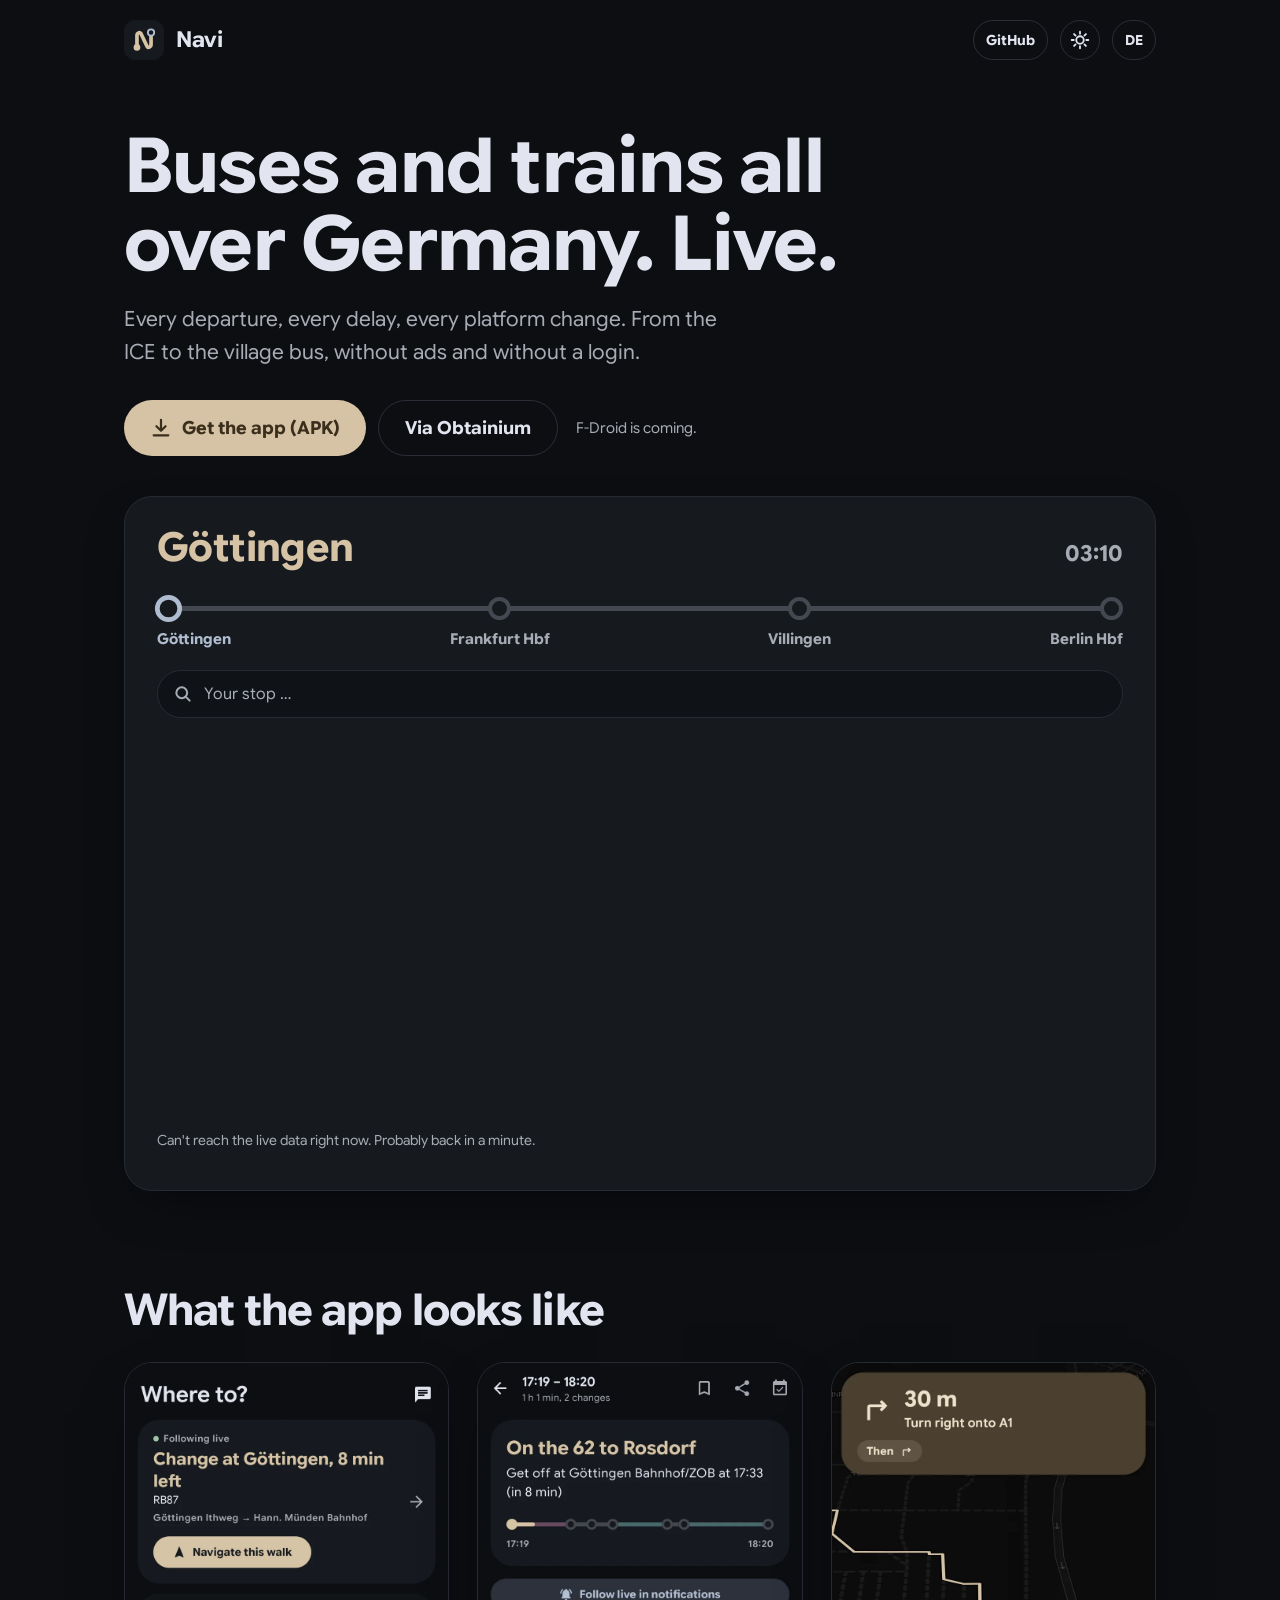
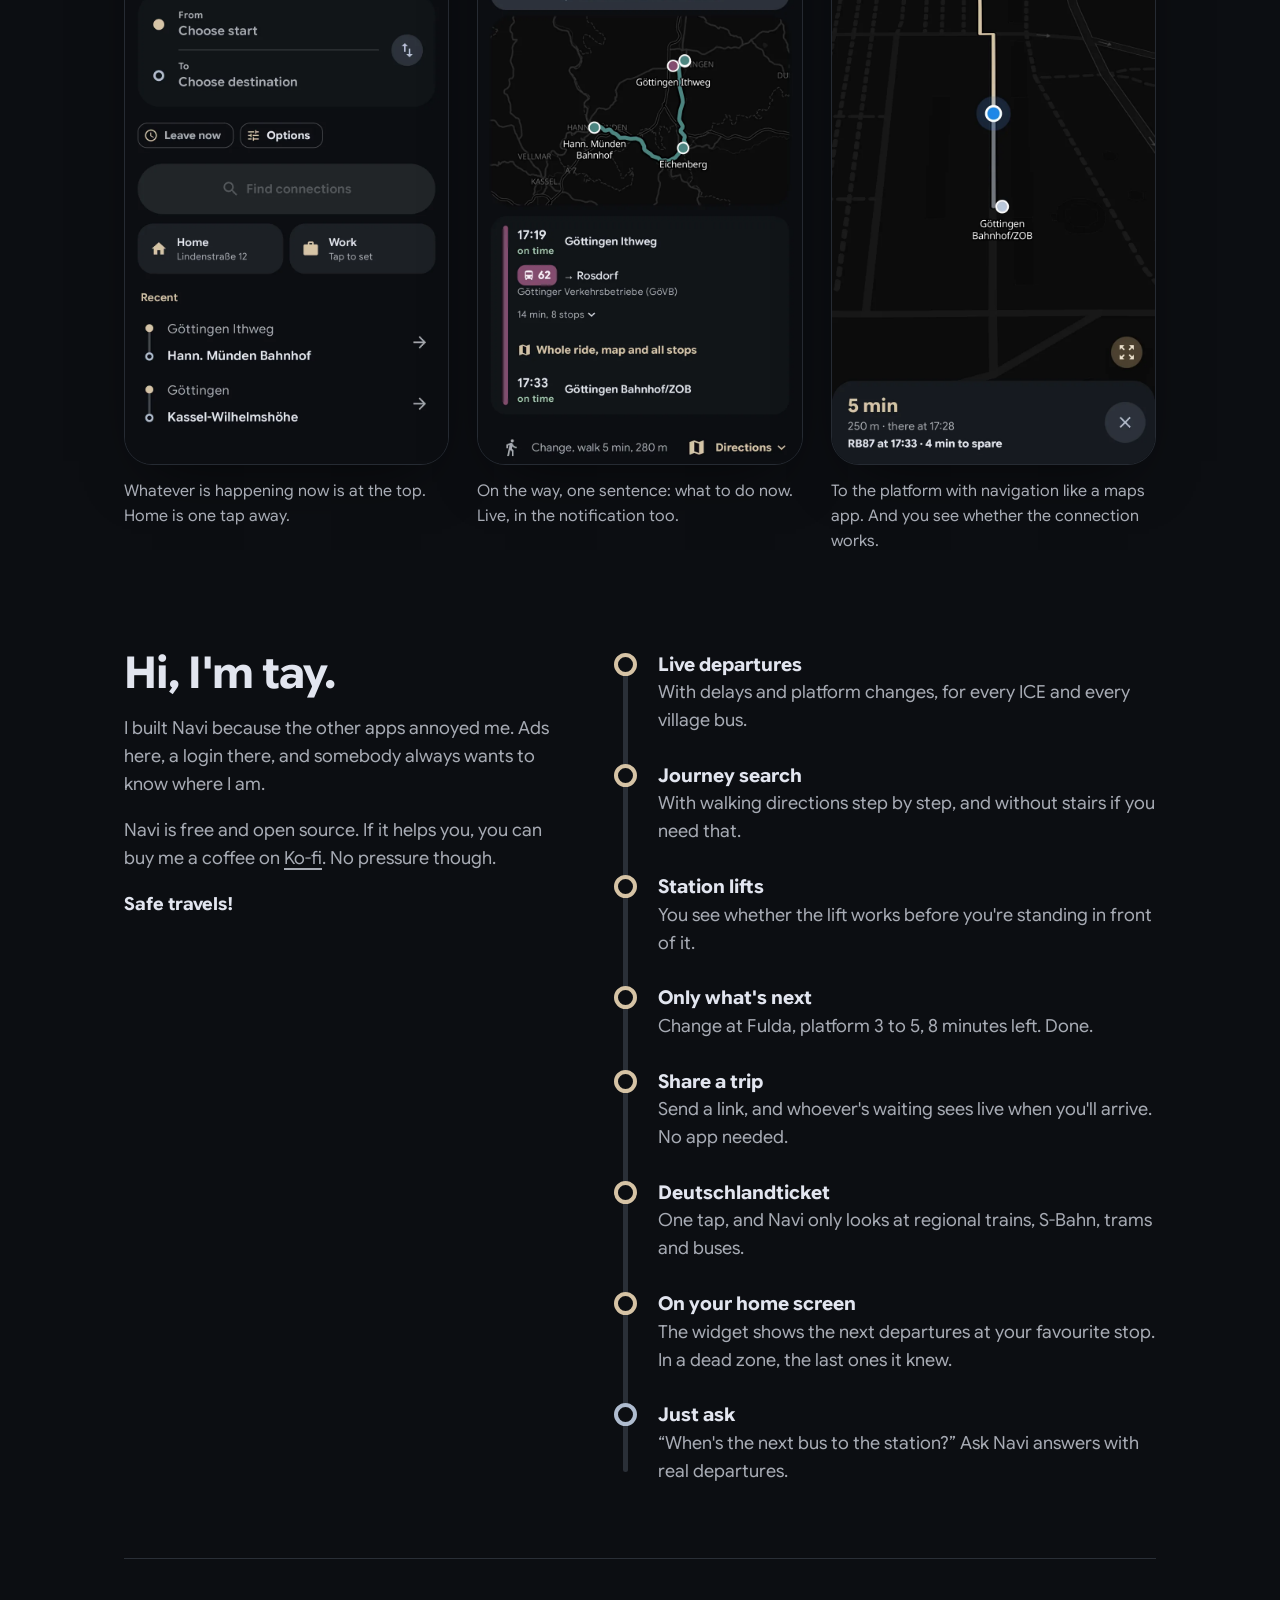
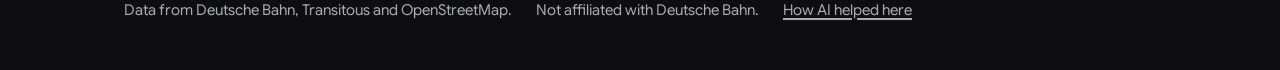
<file: site/index.html>
<!doctype html>
<html lang="de">
<head>
<meta charset="utf-8">
<meta name="viewport" content="width=device-width, initial-scale=1, viewport-fit=cover">
<meta name="theme-color" content="#0c0e12">
<title>Navi: Bus und Bahn, live</title>
<meta name="description" content="Navi zeigt dir jede Abfahrt in Deutschland live. Bus, Bahn, Tram. Kostenlos, ohne Werbung, ohne Login.">
<meta property="og:title" content="Navi: Bus und Bahn, live">
<meta property="og:description" content="Jede Abfahrt in Deutschland live. Kostenlos und ohne Werbung.">
<meta property="og:image" content="https://taynotfound.github.io/navi/og.png">
<script>try{if(localStorage.getItem("theme")==="light")document.documentElement.dataset.theme="light"}catch(e){}</script>
<link rel="icon" href="logo.svg" type="image/svg+xml">
<link rel="icon" href="favicon.png" sizes="64x64">
<link rel="apple-touch-icon" href="apple-touch-icon.png">
<link rel="preload" href="fonts/google-sans-flex.woff2" as="font" type="font/woff2" crossorigin>
<link rel="stylesheet" href="style.css">
<style>
  .hero { padding: 48px 0 40px; }
  .hero h1 { margin: 0; max-width: 15ch; font-size: clamp(40px, 6.4vw, 76px); line-height: 1.02; font-weight: 700; letter-spacing: -.01em; text-wrap: balance; }
  .hero p { margin: 20px 0 0; max-width: 44ch; font-size: 21px; color: var(--ink-2); }
  .get { display: flex; flex-wrap: wrap; align-items: center; gap: 12px; margin-top: 32px; }
  .get .soon { color: var(--ink-2); font-size: 15px; margin-left: 6px; }

  .head { display: flex; align-items: baseline; gap: 16px; margin-bottom: 26px; }
  .head h2 { margin: 0; font-size: clamp(28px, 4vw, 40px); line-height: 1.1; font-weight: 700; letter-spacing: -.015em; color: #d6c3a5; }
  .head .clock { margin-left: auto; font-size: 22px; font-weight: 700; color: var(--glass-dim); }
  #board { min-height: 380px; }
  .sr { position: absolute; width: 1px; height: 1px; overflow: hidden; clip-path: inset(50%); white-space: nowrap; }
  .find { position: relative; margin-top: 22px; }
  .find svg { position: absolute; left: 16px; top: 50%; width: 20px; height: 20px; translate: 0 -50%; color: var(--glass-dim); pointer-events: none; }
  .find input { width: 100%; height: 48px; padding: 0 16px 0 46px; border: 1px solid var(--glass-edge); border-radius: 24px; background: #0f1216; color: var(--glass-ink); font: 400 16px/1 var(--font); }
  .find input::placeholder { color: var(--glass-dim); }
  .find input:focus-visible { outline: 3px solid #afbccf; outline-offset: 2px; }
  .hits { position: absolute; z-index: 5; left: 0; right: 0; top: calc(100% + 6px); margin: 0; padding: 6px; list-style: none; background: #1c2026; border: 1px solid var(--glass-edge); border-radius: 18px; box-shadow: 0 16px 40px -12px rgb(0 0 0 / .6); }
  .hits li { padding: 10px 12px; border-radius: 12px; cursor: pointer; font-weight: 700; color: var(--glass-ink); }
  .hits li small { display: block; font-weight: 400; font-size: 14px; color: var(--glass-dim); }
  .hits li[aria-selected="true"], .hits li[data-n]:hover { background: #2a3038; }
  .hits li.none { cursor: default; font-weight: 400; color: var(--glass-dim); }
  .dep .t small.in { color: #afbccf; }

  .shots { margin-top: 96px; }
  .shots h2 { margin: 0 0 28px; font-size: clamp(30px, 4vw, 44px); line-height: 1.08; font-weight: 700; letter-spacing: -.02em; }
  .shots-row { display: grid; grid-template-columns: repeat(3, minmax(0, 1fr)); gap: 28px; }
  .shots figure { margin: 0; }
  .shots img { display: block; width: 100%; height: auto; border-radius: 28px; border: 1px solid var(--glass-edge); background: var(--glass); box-shadow: 0 24px 60px -28px rgb(0 0 0 / .7); }
  .shots figcaption { margin-top: 14px; color: var(--ink-2); font-size: 16px; max-width: 32ch; }
  @media (max-width: 760px) {
    .shots { margin-top: 72px; }
    /* one phone at a time, swipe for the next */
    .shots-row { grid-template-columns: none; grid-auto-flow: column; grid-auto-columns: 78%; overflow-x: auto; scroll-snap-type: x mandatory;
      margin: 0 -16px; padding: 0 16px 8px; scroll-padding: 0 16px; }
    .shots figure { scroll-snap-align: start; }
  }
  .letter { display: grid; grid-template-columns: minmax(0, 1fr) minmax(0, 1.25fr); gap: 56px; margin-top: 96px; }
  .letter h2 { margin: 0; font-size: clamp(30px, 4vw, 44px); line-height: 1.08; font-weight: 700; letter-spacing: -.02em; }
  .letter .intro p { max-width: 40ch; color: var(--ink-2); }
  .letter .intro p:first-of-type { margin-top: 18px; }
  .sig { color: var(--ink) !important; font-weight: 700; }
  /* the feature list is a ride: one stop per thing Navi does */
  .ride { list-style: none; margin: 0; padding: 0; position: relative; }
  .ride::before { content: ""; position: absolute; left: 9px; top: 14px; bottom: 14px; width: 5px; border-radius: 3px; background: var(--line); }
  .ride li { position: relative; padding: 0 0 26px 44px; }
  .ride li:last-child { padding-bottom: 0; }
  .ride li::before { content: ""; position: absolute; left: 0; top: 3px; width: 23px; height: 23px; border-radius: 50%; box-sizing: border-box; background: var(--ground); border: 4px solid var(--amber); }
  .ride li:last-child::before { border-color: var(--next); }
  .ride b { display: block; font-size: 19px; }
  .ride span { color: var(--ink-2); }
  @media (max-width: 800px) {
    .hero { padding-top: 24px; }
    .letter { grid-template-columns: 1fr; gap: 32px; margin-top: 72px; }
    .head .clock { font-size: 18px; }
  }
</style>
</head>
<body>
<div class="wrap">
  <header class="top">
    <a class="brand" href="./"><img src="logo.svg" alt="" width="40" height="40">Navi</a>
    <a class="text-btn" href="https://github.com/taynotfound/navi" rel="noopener">GitHub</a>
    <button class="icon-btn" id="theme" type="button" aria-label="Helles Design"></button>
    <button class="text-btn" id="lang" type="button">EN</button>
  </header>

  <main>
    <section class="hero">
      <h1 data-i="h1">Bus und Bahn in ganz Deutschland. Live.</h1>
      <p data-i="say">Jede Abfahrt, jede Verspätung, jeder Gleiswechsel. Vom ICE bis zum Dorfbus, ohne Werbung und ohne Login.</p>
      <div class="get">
        <a class="btn btn-main" href="https://github.com/taynotfound/navi/releases/latest" rel="noopener">
          <svg viewBox="0 0 24 24" fill="none" stroke="currentColor" stroke-width="2.4" stroke-linecap="round" stroke-linejoin="round" aria-hidden="true"><path d="M12 3v12m0 0-5-5m5 5 5-5M4 20h16"/></svg>
          <span data-i="apk">App holen (APK)</span>
        </a>
        <a class="btn btn-alt" href="https://apps.obtainium.imranr.dev/redirect?r=obtainium://add/https://github.com/taynotfound/navi" rel="noopener" data-i="obt">Über Obtainium</a>
        <span class="soon" data-i="soon">F-Droid kommt noch.</span>
      </div>
    </section>

    <section class="display" aria-labelledby="stopname">
      <div class="head">
        <h2 id="stopname">Göttingen</h2>
        <span class="clock" id="clock" aria-hidden="true"></span>
      </div>
      <div class="strip-wrap">
      <ol class="strip" id="strip" aria-label="Haltestelle wählen" data-i-aria="pick">
        <li><button type="button" data-stop="de-DELFI_de:03152:33817" aria-pressed="true"><i class="dot"></i>Göttingen</button></li>
        <li><button type="button" data-stop="de-DELFI_de:06412:10" aria-pressed="false"><i class="dot"></i>Frankfurt Hbf</button></li>
        <li><button type="button" data-stop="de-DELFI_de:08326:6592" aria-pressed="false"><i class="dot"></i>Villingen</button></li>
        <li><button type="button" data-stop="de-DELFI_de:11000:900003201" aria-pressed="false"><i class="dot"></i>Berlin Hbf</button></li>
      </ol>
      <span class="fill" id="fill" aria-hidden="true"></span>
      </div>
      <form class="find" id="find" role="search" autocomplete="off">
        <label class="sr" for="q" data-i="findLabel">Andere Haltestelle suchen</label>
        <svg viewBox="0 0 24 24" fill="none" stroke="currentColor" stroke-width="2.4" stroke-linecap="round" aria-hidden="true"><circle cx="10.5" cy="10.5" r="6.5"/><path d="m20 20-4.8-4.8"/></svg>
        <input id="q" type="search" enterkeyhint="search" placeholder="Deine Haltestelle …" data-i-ph="findPh" aria-controls="hits" aria-autocomplete="list">
        <ul class="hits" id="hits" role="listbox" hidden></ul>
      </form>
      <ol class="board" id="board" aria-live="polite"></ol>
      <p class="display-foot" id="note"></p>
    </section>

    <section class="shots" aria-labelledby="shots-h">
      <h2 id="shots-h" data-i="shotsH">So sieht die App aus</h2>
      <div class="shots-row">
        <figure>
          <img data-shot="journey" src="shots/journey-de.webp" width="411" height="891" loading="lazy" decoding="async"
            alt="Startseite: oben die laufende Fahrt mit „Umsteigen in Göttingen“ und einem Knopf für die Fußweg-Navigation, darunter Von und Nach, Zuhause und Arbeit." data-i-alt="shotJourneyAlt">
          <figcaption data-i="shotJourney">Was gerade dran ist, steht ganz oben. Nach Hause mit einem Tipp.</figcaption>
        </figure>
        <figure>
          <img data-shot="trip" src="shots/trip-de.webp" width="411" height="891" loading="lazy" decoding="async"
            alt="Eine Fahrt: „Im 62 Richtung Rosdorf, aussteigen in Göttingen Bahnhof/ZOB“, darunter die Strecke auf der Karte und die Zeiten mit „pünktlich“." data-i-alt="shotTripAlt">
          <figcaption data-i="shotTrip">Unterwegs ein Satz: was jetzt zu tun ist. Live, auch in der Benachrichtigung.</figcaption>
        </figure>
        <figure>
          <img data-shot="walk" src="shots/walk-de.webp" width="411" height="891" loading="lazy" decoding="async"
            alt="Fußweg-Navigation: oben die nächste Abbiegung mit Entfernung, die Karte in Laufrichtung, unten die restliche Zeit und wie viel Puffer bis zum Zug bleibt." data-i-alt="shotWalkAlt">
          <figcaption data-i="shotWalk">Zum Gleis mit Navigation wie in einer Karten-App. Und du siehst, ob der Anschluss klappt.</figcaption>
        </figure>
      </div>
    </section>

    <section class="letter" aria-labelledby="hi">
      <div class="intro" id="intro">
        <h2 id="hi">Moin, ich bin tay.</h2>
        <p>Ich hab Navi gebaut, weil mich die anderen Apps genervt haben. Werbung hier, Login da, und irgendwer will immer wissen, wo ich gerade bin.</p>
        <p>Navi kostet nichts und ist Open Source. Wenn’s dir hilft, kannst du mir auf <a href="https://ko-fi.com/taygotkofi" rel="noopener">Ko-fi</a> einen Kaffee ausgeben. Musst du aber nicht.</p>
        <p class="sig">Gute Fahrt!</p>
      </div>
      <ol class="ride" id="ride">
        <li><b>Abfahrten live</b><span>Mit Verspätung und Gleiswechsel, für jeden ICE und jeden Dorfbus.</span></li>
        <li><b>Verbindungen suchen</b><span>Mit Fußweg Schritt für Schritt, und auf Wunsch ohne Treppen.</span></li>
        <li><b>Aufzüge am Bahnhof</b><span>Ob der Aufzug geht, siehst du, bevor du davor stehst.</span></li>
        <li><b>Unterwegs nur das Nächste</b><span>Umsteigen in Fulda, Gleis 3 nach 5, noch 8 Minuten. Fertig.</span></li>
        <li><b>Fahrt teilen</b><span>Link rüberschicken, und wer auf dich wartet, sieht live, wann du ankommst. Ohne App.</span></li>
        <li><b>Mit Deutschlandticket</b><span>Ein Tipp, und Navi sucht nur Regionalzüge, S-Bahn, Tram und Bus.</span></li>
        <li><b>Auf dem Homescreen</b><span>Das Widget zeigt die nächsten Abfahrten an deinem Lieblingshalt. Und im Funkloch die letzten bekannten.</span></li>
        <li><b>Einfach fragen</b><span>„Wann fährt der nächste Bus zum Bahnhof?“ Frag Navi antwortet mit echten Abfahrten.</span></li>
      </ol>
    </section>
  </main>

  <footer class="foot">
    <span data-i="data">Daten von der Deutschen Bahn, Transitous und OpenStreetMap.</span>
    <span data-i="notdb">Kein Angebot der Deutschen Bahn.</span>
    <a href="https://github.com/taynotfound/navi/blob/main/AI-DECLARATION.md" data-i="ai">Wie KI hier mitgeholfen hat</a>
  </footer>
</div>

<template id="letter-en">
  <div class="intro">
    <h2 id="hi">Hi, I'm tay.</h2>
    <p>I built Navi because the other apps annoyed me. Ads here, a login there, and somebody always wants to know where I am.</p>
    <p>Navi is free and open source. If it helps you, you can buy me a coffee on <a href="https://ko-fi.com/taygotkofi" rel="noopener">Ko-fi</a>. No pressure though.</p>
    <p class="sig">Safe travels!</p>
  </div>
  <ol class="ride">
    <li><b>Live departures</b><span>With delays and platform changes, for every ICE and every village bus.</span></li>
    <li><b>Journey search</b><span>With walking directions step by step, and without stairs if you need that.</span></li>
    <li><b>Station lifts</b><span>You see whether the lift works before you're standing in front of it.</span></li>
    <li><b>Only what's next</b><span>Change at Fulda, platform 3 to 5, 8 minutes left. Done.</span></li>
    <li><b>Share a trip</b><span>Send a link, and whoever's waiting sees live when you'll arrive. No app needed.</span></li>
    <li><b>Deutschlandticket</b><span>One tap, and Navi only looks at regional trains, S-Bahn, trams and buses.</span></li>
    <li><b>On your home screen</b><span>The widget shows the next departures at your favourite stop. In a dead zone, the last ones it knew.</span></li>
    <li><b>Just ask</b><span>“When's the next bus to the station?” Ask Navi answers with real departures.</span></li>
  </ol>
</template>

<script>
// local previews talk to a dev server; the published site always uses the real API
const API = /^(localhost|127\.0\.0\.1|10\.0\.2\.2)$/.test(location.hostname) ? `http://${location.hostname}:8090` : "https://navi-api.taymaerz.de";
const EN = {
  h1: "Buses and trains all over Germany. Live.",
  say: "Every departure, every delay, every platform change. From the ICE to the village bus, without ads and without a login.",
  pick: "Choose a stop", apk: "Get the app (APK)", obt: "Via Obtainium", soon: "F-Droid is coming.",
  data: "Data from Deutsche Bahn, Transitous and OpenStreetMap.", notdb: "Not affiliated with Deutsche Bahn.", ai: "How AI helped here",
  onTime: "on time", cancelled: "cancelled", empty: "Nothing leaves here in the next 90 minutes. Time for a coffee.",
  offline: "Can't reach the live data right now. Probably back in a minute.", updated: "Live, as of", via: "via",
  light: "Light design", dark: "Dark design",
  shotsH: "What the app looks like",
  shotJourney: "Whatever is happening now is at the top. Home is one tap away.",
  shotTrip: "On the way, one sentence: what to do now. Live, in the notification too.",
  shotWalk: "To the platform with navigation like a maps app. And you see whether the connection works.",
  shotJourneyAlt: "Start screen: at the top the trip in progress, “Change at Göttingen”, with a button for walking navigation; below From and To, Home and Work.",
  shotTripAlt: "A trip: “On the 62 to Rosdorf, get off at Göttingen Bahnhof/ZOB”, below the route on a map and the times marked “on time”.",
  shotWalkAlt: "Walking navigation: the next turn and its distance at the top, the map facing the way you walk, at the bottom the time left and how much spare time there is before the train.",
  findLabel: "Search for another stop", findPh: "Your stop …", noHits: "No stop found.", inMin: m => m <= 0 ? "now" : `in ${m} min`
};
const DE = {};
document.querySelectorAll("[data-i]").forEach(e => DE[e.dataset.i] = e.innerHTML);
document.querySelectorAll("[data-i-aria]").forEach(e => DE[e.dataset.iAria] = e.getAttribute("aria-label"));
document.querySelectorAll("[data-i-ph]").forEach(e => DE[e.dataset.iPh] = e.placeholder);
document.querySelectorAll("[data-i-alt]").forEach(e => DE[e.dataset.iAlt] = e.alt);
Object.assign(DE, { onTime: "pünktlich", cancelled: "fällt aus", empty: "In den nächsten 90 Minuten fährt hier nichts. Zeit für einen Kaffee.",
  offline: "Die Live-Daten sind gerade nicht erreichbar. Gleich nochmal probieren.", updated: "Live, Stand", via: "über",
  light: "Helles Design", dark: "Dunkles Design", noHits: "Keine Haltestelle gefunden.", inMin: m => m <= 0 ? "jetzt" : `in ${m} Min.` });
const letter = document.querySelector(".letter");
const letterDE = letter.innerHTML, letterEN = document.getElementById("letter-en").innerHTML;

let lang = "de";
try { lang = localStorage.getItem("lang") || (/^de\b/i.test(navigator.language) ? "de" : "en"); } catch (e) {}
const T = k => (lang === "en" ? EN : DE)[k] ?? DE[k];
function applyLang() {
  document.documentElement.lang = lang;
  document.querySelectorAll("[data-i]").forEach(e => { e.innerHTML = T(e.dataset.i); });
  document.querySelectorAll("[data-i-aria]").forEach(e => e.setAttribute("aria-label", T(e.dataset.iAria)));
  document.querySelectorAll("[data-i-ph]").forEach(e => { e.placeholder = T(e.dataset.iPh); });
  document.querySelectorAll("[data-i-alt]").forEach(e => { e.alt = T(e.dataset.iAlt); });
  // screenshots of the app in the same language
  document.querySelectorAll("[data-shot]").forEach(e => { e.src = `shots/${e.dataset.shot}-${lang}.webp`; });
  letter.innerHTML = lang === "en" ? letterEN : letterDE;
  const b = document.getElementById("lang");
  b.textContent = lang === "en" ? "DE" : "EN";
  b.setAttribute("aria-label", lang === "en" ? "Auf Deutsch lesen" : "Read in English");
}

const MODE = { HIGHSPEED_RAIL: "m-long", LONG_DISTANCE: "m-long", NIGHT_RAIL: "m-long", REGIONAL_FAST_RAIL: "m-reg", REGIONAL_RAIL: "m-reg", RAIL: "m-reg",
  SUBURBAN: "m-s", SUBWAY: "m-u", METRO: "m-u", TRAM: "m-tram", BUS: "m-bus", COACH: "m-bus", FERRY: "m-ferry" };
// operator colours are often pure signal colours; take the edge off like the app does
const calm = hex => { const n = parseInt(hex, 16), r = (n >> 16) / 255, g = (n >> 8 & 255) / 255, b = (n & 255) / 255;
  const mx = Math.max(r, g, b), mn = Math.min(r, g, b), l = (mx + mn) / 2, d = mx - mn;
  const h = d === 0 ? 0 : mx === r ? ((g - b) / d + 6) % 6 : mx === g ? (b - r) / d + 2 : (r - g) / d + 4;
  const s = d === 0 ? 0 : d / (1 - Math.abs(2 * l - 1));
  return `hsl(${Math.round(h * 60)} ${Math.round(Math.min(s, .45) * 100)}% ${Math.round(Math.min(Math.max(l, .3), .42) * 100)}%)`; };
const esc = s => String(s ?? "").replace(/[&<>"']/g, c => ({ "&": "&amp;", "<": "&lt;", ">": "&gt;", '"': "&quot;", "'": "&#39;" }[c]));
const hhmm = s => s ? new Date(s).toLocaleTimeString("de-DE", { hour: "2-digit", minute: "2-digit" }) : "";
const clock = () => document.getElementById("clock").textContent = hhmm(new Date().toISOString());
clock(); setInterval(clock, 15000);

const buttons = [...document.querySelectorAll("#strip button")];
let current = buttons[0].dataset.stop, lastRows = null;

// the amber part of the strip runs up to the chosen stop, like the part of a ride that's behind you
function syncStrip() {
  const i = buttons.findIndex(b => b.dataset.stop === current);
  buttons.forEach((b, j) => b.querySelector(".dot").classList.toggle("passed", j < i));
  if (i < 0) { document.getElementById("fill").style.width = "0"; return; }
  const strip = document.getElementById("strip"), dot = buttons[i].querySelector(".dot");
  const x = dot.getBoundingClientRect().left - strip.getBoundingClientRect().left;
  document.getElementById("fill").style.width = Math.max(0, x) + "px";
}

function row(r, i) {
  const late = r.delay != null && r.delay > 0;
  const status = r.cancelled ? `<small class="bad">${T("cancelled")}</small>`
    : r.delay == null ? "" : late ? `<small class="${r.delay < 5 ? "late" : "bad"}">+${r.delay}</small>` : `<small class="ok">${T("onTime")}</small>`;
  const mins = Math.round((new Date(r.time).getTime() - Date.now()) / 60000);
  const soon = !r.cancelled && mins <= 30 ? `<small class="in">${T("inMin")(mins)}</small>` : "";
  const color = r.color && /^[0-9a-f]{6}$/i.test(r.color) && r.color.toLowerCase() !== "ffffff" ? ` style="background:${calm(r.color)}"` : "";
  const changed = r.platform && r.scheduledPlatform && r.platform !== r.scheduledPlatform;
  const why = (r.notes || []).filter(n => n.length <= 120).sort((a, b) => a.length - b.length)[0];
  const via = (r.via && r.via.length ? `<small>${T("via")} ${esc(r.via.slice(0, 3).join(", "))}</small>` : "") + (why ? `<small class="why">${esc(why)}</small>` : "");
  return `<li class="dep${r.cancelled ? " cancelled" : ""}" style="--i:${i}">
    <span class="t">${hhmm(r.scheduledTime)}${status}${soon}</span>
    <span class="ln ${MODE[r.mode] || ""}"${color}>${esc(r.line)}</span>
    <span class="to">${esc(r.headsign || "")}${via}</span>
    <span class="pl${changed ? " changed" : ""}">${esc(r.platform || "")}</span></li>`;
}
function renderBoard(rows) {
  const now = Date.now() - 60000;
  const next = rows.filter(r => new Date(r.time).getTime() >= now).slice(0, 7);
  document.getElementById("board").innerHTML = next.length ? next.map(row).join("") : `<li class="dep empty">${T("empty")}</li>`;
}
async function loadBoard() {
  const note = document.getElementById("note");
  try {
    const r = await fetch(`${API}/v1/board?stop=${encodeURIComponent(current)}`);
    if (!r.ok) throw new Error(r.status);
    const d = await r.json();
    lastRows = d.rows;
    renderBoard(d.rows);
    note.innerHTML = `<i class="live-dot"></i>${T("updated")} ${hhmm(new Date().toISOString())}`;
  } catch (e) {
    if (!lastRows) document.getElementById("board").innerHTML = "";
    note.textContent = T("offline");
  }
}

function pick(id, name, save = true) {
  current = id;
  buttons.forEach(x => x.setAttribute("aria-pressed", String(x.dataset.stop === id)));
  document.getElementById("stopname").textContent = name;
  lastRows = null;
  syncStrip();
  loadBoard();
  if (save) try { localStorage.setItem("stop", JSON.stringify({ id, name })); } catch (e) {}
}
buttons.forEach(b => b.addEventListener("click", () => pick(b.dataset.stop, b.textContent)));

// search any stop in Germany; arrow keys and Enter work like a normal combobox
const q = document.getElementById("q"), hits = document.getElementById("hits");
let found = [], active = -1, timer = 0, asked = 0;
function showHits() {
  hits.hidden = !q.value.trim() || document.activeElement !== q && !hits.matches(":hover");
  hits.innerHTML = found.length
    ? found.map((h, i) => `<li role="option" id="hit${i}" aria-selected="${i === active}" data-n="${i}">${esc(h.name)}${h.area ? `<small>${esc(h.area)}</small>` : ""}</li>`).join("")
    : `<li class="none">${T("noHits")}</li>`;
  q.setAttribute("aria-activedescendant", active >= 0 ? `hit${active}` : "");
  q.setAttribute("aria-expanded", String(!hits.hidden));
}
function choose(i) {
  const h = found[i]; if (!h) return;
  q.value = ""; found = []; active = -1; hits.hidden = true; q.blur();
  pick(h.id, h.name);
}
q.addEventListener("input", () => {
  clearTimeout(timer);
  const text = q.value.trim();
  if (text.length < 2) { found = []; active = -1; hits.hidden = true; return; }
  timer = setTimeout(async () => {
    const n = ++asked;
    try {
      const r = await fetch(`${API}/v1/search?type=stop&q=${encodeURIComponent(text)}`);
      const list = r.ok ? await r.json() : [];
      if (n !== asked) return; // a newer search is on its way
      found = list.slice(0, 6); active = found.length ? 0 : -1; showHits();
    } catch (e) { found = []; active = -1; showHits(); }
  }, 250);
});
q.addEventListener("keydown", e => {
  if (e.key === "ArrowDown" || e.key === "ArrowUp") {
    if (!found.length) return;
    e.preventDefault();
    active = (active + (e.key === "ArrowDown" ? 1 : found.length - 1)) % found.length; showHits();
  } else if (e.key === "Escape") { hits.hidden = true; q.setAttribute("aria-expanded", "false"); }
});
q.addEventListener("blur", () => setTimeout(() => { hits.hidden = true; q.setAttribute("aria-expanded", "false"); }, 150));
document.getElementById("find").addEventListener("submit", e => { e.preventDefault(); choose(active < 0 ? 0 : active); });
hits.addEventListener("mousedown", e => { const li = e.target.closest("li[data-n]"); if (li) { e.preventDefault(); choose(+li.dataset.n); } });
addEventListener("resize", syncStrip);

document.getElementById("lang").addEventListener("click", () => {
  lang = lang === "en" ? "de" : "en";
  try { localStorage.setItem("lang", lang); } catch (e) {}
  applyLang();
  if (lastRows) renderBoard(lastRows);
  syncTheme();
});

// dark is the default; light is opt-in and remembered
const themeBtn = document.getElementById("theme");
const SUN = '<svg viewBox="0 0 24 24" fill="none" stroke="currentColor" stroke-width="2.2" stroke-linecap="round" aria-hidden="true"><circle cx="12" cy="12" r="4.5"/><path d="M12 2v2.5M12 19.5V22M2 12h2.5M19.5 12H22M4.9 4.9l1.8 1.8M17.3 17.3l1.8 1.8M4.9 19.1l1.8-1.8M17.3 6.7l1.8-1.8"/></svg>';
const MOON = '<svg viewBox="0 0 24 24" fill="none" stroke="currentColor" stroke-width="2.2" stroke-linecap="round" stroke-linejoin="round" aria-hidden="true"><path d="M20 14.5A8 8 0 0 1 9.5 4a8 8 0 1 0 10.5 10.5Z"/></svg>';
function syncTheme() {
  const light = document.documentElement.dataset.theme === "light";
  themeBtn.innerHTML = light ? MOON : SUN;
  themeBtn.setAttribute("aria-label", T(light ? "dark" : "light"));
  document.querySelector('meta[name="theme-color"]').content = light ? "#f9f9fe" : "#0c0e12";
}
themeBtn.addEventListener("click", () => {
  const light = document.documentElement.dataset.theme !== "light";
  if (light) document.documentElement.dataset.theme = "light"; else delete document.documentElement.dataset.theme;
  try { localStorage.setItem("theme", light ? "light" : "dark"); } catch (e) {}
  syncTheme();
});

applyLang();
syncTheme();
let saved = null;
try { saved = JSON.parse(localStorage.getItem("stop")); } catch (e) {}
if (saved && saved.id && saved.name) pick(saved.id, saved.name, false); else { syncStrip(); loadBoard(); }
setInterval(() => { if (!document.hidden) loadBoard(); }, 45000);
document.addEventListener("visibilitychange", () => { if (!document.hidden) loadBoard(); });
// countdowns tick between refreshes
setInterval(() => { if (lastRows && !document.hidden) renderBoard(lastRows); }, 30000);
</script>
</body>
</html>
</file>
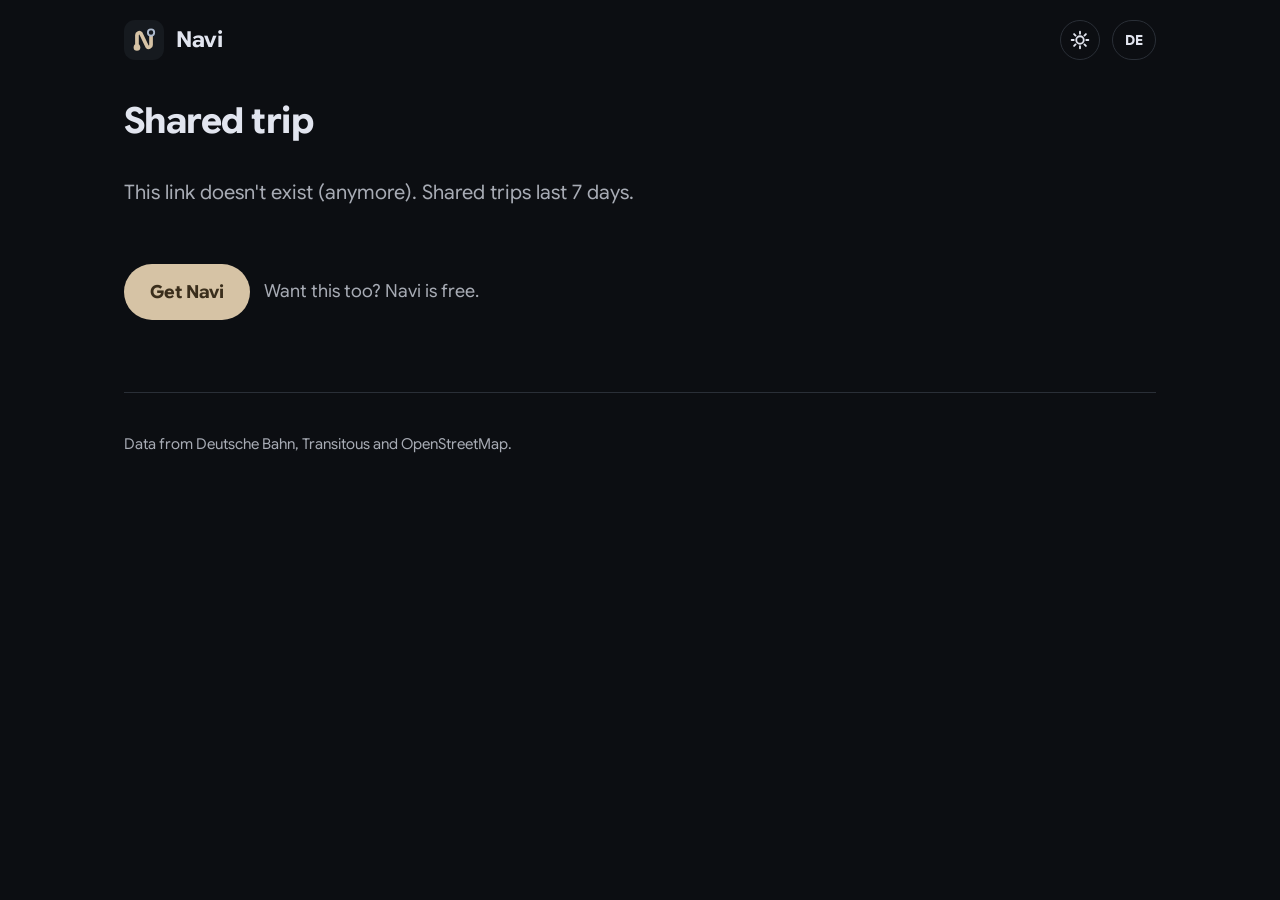
<file: site/trip/index.html>
<!doctype html>
<html lang="de">
<head>
<meta charset="utf-8">
<meta name="viewport" content="width=device-width, initial-scale=1, viewport-fit=cover">
<meta name="theme-color" content="#0c0e12">
<meta name="robots" content="noindex">
<title>Navi: Geteilte Fahrt</title>
<script>try{if(localStorage.getItem("theme")==="light")document.documentElement.dataset.theme="light"}catch(e){}</script>
<link rel="icon" href="../logo.svg" type="image/svg+xml">
<link rel="icon" href="../favicon.png" sizes="64x64">
<link rel="preload" href="../fonts/google-sans-flex.woff2" as="font" type="font/woff2" crossorigin>
<link rel="stylesheet" href="../style.css">
<style>
  main { max-width: 720px; }
  .title { margin: 20px 0 0; font-size: clamp(26px, 4.4vw, 36px); line-height: 1.15; font-weight: 700; letter-spacing: -.015em; text-wrap: balance; }
  .title .arrow { color: var(--ink-2); font-weight: 400; }
  .when { margin: 6px 0 24px; color: var(--ink-2); }
  .now-t { margin: 0; font-size: clamp(26px, 4.6vw, 34px); line-height: 1.15; font-weight: 700; color: #d6c3a5; }
  .now-t.bad { color: #e8a19b; }
  .now-s { margin: 6px 0 0; font-size: 19px; }
  .bar { position: relative; height: 23px; margin: 22px 11px 0; }
  .bar .track, .bar .seg, .bar .done { position: absolute; top: 9px; height: 5px; border-radius: 3px; }
  .bar .track { left: 0; right: 0; background: var(--track); }
  .bar .done { left: 0; background: #d6c3a5; }
  .bar .dot { position: absolute; top: 0; margin-left: -11.5px; }
  .ends { display: flex; justify-content: space-between; margin-top: 8px; font-size: 14px; font-weight: 700; color: var(--glass-dim); }
  .ends .mid { display: flex; align-items: center; gap: 6px; font-weight: 400; }

  /* the vertical route: one pole per ride in its line colour */
  .route { list-style: none; margin: 36px 0 0; padding: 0; }
  .leg { position: relative; padding-left: 40px; }
  .leg::before { content: ""; position: absolute; left: 9px; top: 26px; bottom: 26px; width: 5px; border-radius: 3px; background: var(--c); }
  .pt { position: relative; display: grid; grid-template-columns: 58px 1fr auto; gap: 12px; align-items: baseline; padding: 12px 0; }
  .pt::before { content: ""; position: absolute; left: -40px; top: 13px; width: 23px; height: 23px; border-radius: 50%; box-sizing: border-box; background: var(--ground); border: 4px solid var(--c); }
  .pt.passed::before { background: var(--amber); border-color: var(--amber); }
  .pt.next::before { border-color: var(--next); transform: scale(1.18); }
  .pt.passed { color: var(--ink-2); }
  .pt .t { font-weight: 700; font-size: 19px; line-height: 1.2; }
  .pt .t small { display: block; font-size: 13px; font-weight: 700; }
  .pt .n { font-weight: 700; font-size: 18px; line-height: 1.3; }
  .pt.next .n::after { content: attr(data-next); display: block; font-size: 14px; color: var(--next); }
  .pl { font-weight: 700; font-size: 15px; padding: 4px 8px; border-radius: 8px; background: var(--raised); white-space: nowrap; }
  .pl.changed { background: var(--amber); color: var(--on-amber); }
  .cancel .t, .cancel .n { text-decoration: line-through; }
  .ride { display: flex; flex-wrap: wrap; align-items: center; gap: 8px 10px; padding: 4px 0 4px 70px; }
  .ride .hs { font-weight: 700; }
  .ride .op { width: 100%; color: var(--ink-2); font-size: 15px; }
  details { width: 100%; color: var(--ink-2); font-size: 16px; }
  summary { cursor: pointer; padding: 6px 0; width: max-content; color: var(--amber); font-weight: 700; list-style: none; }
  summary::-webkit-details-marker { display: none; }
  summary::after { content: " +"; }
  details[open] summary::after { content: " –"; }
  .stops { list-style: none; margin: 4px 0 6px; padding: 0; }
  .stops li { display: grid; grid-template-columns: 52px 1fr; gap: 8px; padding: 3px 0; }
  .alert { margin: 6px 0 0 70px; padding: 10px 14px; border-radius: 14px; background: var(--raised); font-size: 15px; }

  .walk { padding: 10px 0 10px 40px; color: var(--ink-2); }
  .walk details { margin-top: 2px; }
  .steps { list-style: none; margin: 6px 0 4px; padding: 0; }
  .steps li { display: grid; grid-template-columns: 30px 1fr auto; gap: 12px; align-items: center; padding: 5px 0; color: var(--ink); }
  .steps svg { width: 30px; height: 30px; padding: 6px; border-radius: 50%; background: var(--raised); }
  .steps .m { color: var(--ink-2); font-size: 14px; }

  .msg { margin-top: 32px; font-size: 20px; color: var(--ink-2); max-width: 40ch; }
  .cta { margin-top: 56px; display: flex; flex-wrap: wrap; align-items: center; gap: 14px; color: var(--ink-2); }
  @media (max-width: 600px) {
    .pt { grid-template-columns: 52px 1fr auto; gap: 10px; }
    .ride, .alert { padding-left: 62px; margin-left: 0; }
    .alert { margin-left: 62px; padding-left: 14px; }
  }
</style>
</head>
<body>
<div class="wrap">
  <header class="top">
    <a class="brand" href="../"><img src="../logo.svg" alt="" width="40" height="40">Navi</a>
    <button class="icon-btn" id="theme" type="button" aria-label="Helles Design"></button>
    <button class="text-btn" id="lang" type="button">EN</button>
  </header>

  <main>
    <h1 class="title" id="title">…</h1>
    <p class="when" id="when"></p>
    <section class="display" id="now" hidden aria-live="polite">
      <p class="now-t" id="nowT"></p>
      <p class="now-s" id="nowS"></p>
      <div class="bar" id="bar"></div>
      <div class="ends"><span id="t0"></span><span class="mid" id="meta"></span><span id="t1"></span></div>
    </section>
    <ol class="route" id="route"></ol>
    <p class="msg" id="msg"></p>
    <div class="cta">
      <a class="btn btn-main" href="../" id="ctaBtn">Navi</a>
      <span id="ctaText"></span>
    </div>
  </main>
  <footer class="foot"><span id="foot"></span></footer>
</div>

<script>
// local previews talk to a dev server; the published site always uses the real API
const API = /^(localhost|127\.0\.0\.1|10\.0\.2\.2)$/.test(location.hostname) ? `http://${location.hostname}:8090` : "https://navi-api.taymaerz.de";
const L = {
  de: { loading: "Fahrt wird geladen …", notFound: "Den Link gibt’s nicht (mehr). Geteilte Fahrten halten 7 Tage.", error: "Die Live-Daten hängen gerade. Navi probiert’s gleich nochmal.",
    updated: "Live, Stand", walk: "Fußweg", change: "Umstieg zu Fuß", cancelled: "fällt aus", onTime: "pünktlich", platform: "Gl.",
    leaves: m => `Abfahrt in ${m} Min.`, leavesAt: t => `Abfahrt um ${t}`, board: (l, s, p) => `${l} ab ${s}${p ? `, Gleis ${p}` : ""}`,
    riding: (l, h) => `Im ${l} Richtung ${h}`, getOff: (s, t, m) => `Aussteigen in ${s} um ${t}, in ${m} Min.`,
    changeAt: (s, m) => `Umsteigen in ${s}, noch ${m} Min.`, arrived: "Angekommen. Schön, dass du da bist.", partCancelled: "Ein Teil der Fahrt fällt aus. Das wird wohl nichts mit pünktlich.",
    stops: n => `${n} Zwischenhalt${n === 1 ? "" : "e"}`, next: "nächster Halt", cta: "Willst du das auch? Navi gibt’s kostenlos.", get: "Navi holen", shared: "Geteilte Fahrt",
    dirs: "Wegbeschreibung", min: "Min.", data: "Daten von der Deutschen Bahn, Transitous und OpenStreetMap.",
    step: { START: s => s ? `Los geht’s auf ${s}` : "Los geht’s", STRAIGHT: s => s ? `Weiter auf ${s}` : "Weiter geradeaus", LEFT: s => s ? `Links in ${s}` : "Links abbiegen",
      RIGHT: s => s ? `Rechts in ${s}` : "Rechts abbiegen", STAIRS: () => "Treppe nehmen", ELEVATOR: () => "Aufzug nehmen", ESCALATOR: () => "Rolltreppe nehmen" },
    light: "Helles Design", dark: "Dunkles Design" },
  en: { loading: "Loading trip…", notFound: "This link doesn't exist (anymore). Shared trips last 7 days.", error: "Live data is stuck right now. Navi will try again in a bit.",
    updated: "Live, as of", walk: "walk", change: "Change on foot", cancelled: "cancelled", onTime: "on time", platform: "Pl.",
    leaves: m => `Leaves in ${m} min`, leavesAt: t => `Leaves at ${t}`, board: (l, s, p) => `${l} from ${s}${p ? `, platform ${p}` : ""}`,
    riding: (l, h) => `On the ${l} towards ${h}`, getOff: (s, t, m) => `Get off at ${s} at ${t}, in ${m} min`,
    changeAt: (s, m) => `Change at ${s}, ${m} min left`, arrived: "Arrived. Welcome!", partCancelled: "Part of this trip is cancelled. On time is not happening.",
    stops: n => `${n} stop${n === 1 ? "" : "s"}`, next: "next stop", cta: "Want this too? Navi is free.", get: "Get Navi", shared: "Shared trip",
    dirs: "Directions", min: "min", data: "Data from Deutsche Bahn, Transitous and OpenStreetMap.",
    step: { START: s => s ? `Head off along ${s}` : "Head off", STRAIGHT: s => s ? `Keep going along ${s}` : "Keep going", LEFT: s => s ? `Turn left onto ${s}` : "Turn left",
      RIGHT: s => s ? `Turn right onto ${s}` : "Turn right", STAIRS: () => "Take the stairs", ELEVATOR: () => "Take the lift", ESCALATOR: () => "Take the escalator" },
    light: "Light design", dark: "Dark design" }
};
const ICON = {
  STRAIGHT: '<path d="M12 20V4m0 0-5 5m5-5 5 5"/>',
  LEFT: '<path d="M17 20v-7a4 4 0 0 0-4-4H6m0 0 4-4M6 9l4 4"/>',
  RIGHT: '<path d="M7 20v-7a4 4 0 0 1 4-4h7m0 0-4-4m4 4-4 4"/>',
  STAIRS: '<path d="M4 20h5v-5h5v-5h6"/>',
  ELEVATOR: '<rect x="5" y="3" width="14" height="18" rx="2"/><path d="m9 9 3-3 3 3M9 15l3 3 3-3"/>',
  ESCALATOR: '<path d="M4 18h4l8-10h4M9 6v.01"/>'
};
ICON.START = ICON.STRAIGHT; ICON.SLIGHT_LEFT = ICON.LEFT; ICON.SLIGHT_RIGHT = ICON.RIGHT;

let lang = "de";
try { lang = localStorage.getItem("lang") || (/^de\b/i.test(navigator.language) ? "de" : "en"); } catch (e) {}
const T = () => L[lang];
const MODE = { HIGHSPEED_RAIL: "#8e3b45", LONG_DISTANCE: "#8e3b45", NIGHT_RAIL: "#8e3b45", REGIONAL_FAST_RAIL: "#5a5290", REGIONAL_RAIL: "#5a5290", RAIL: "#5a5290",
  SUBURBAN: "#3f6e47", SUBWAY: "#3d5f8c", METRO: "#3d5f8c", TRAM: "#9a5a36", BUS: "#6e4a85", COACH: "#6e4a85", FERRY: "#3d7479" };
const walkish = l => ["WALK", "BIKE", "CAR"].includes(l.mode);
// operator colours are often pure signal colours; take the edge off like the app does
const calm = hex => { const n = parseInt(hex, 16), r = (n >> 16) / 255, g = (n >> 8 & 255) / 255, b = (n & 255) / 255;
  const mx = Math.max(r, g, b), mn = Math.min(r, g, b), l = (mx + mn) / 2, d = mx - mn;
  const h = d === 0 ? 0 : mx === r ? ((g - b) / d + 6) % 6 : mx === g ? (b - r) / d + 2 : (r - g) / d + 4;
  const s = d === 0 ? 0 : d / (1 - Math.abs(2 * l - 1));
  return `hsl(${Math.round(h * 60)} ${Math.round(Math.min(s, .45) * 100)}% ${Math.round(Math.min(Math.max(l, .3), .42) * 100)}%)`; };
const color = l => l.color && /^[0-9a-f]{6}$/i.test(l.color) && l.color.toLowerCase() !== "ffffff" ? calm(l.color) : (MODE[l.mode] || "#56656d");
const esc = s => String(s ?? "").replace(/[&<>"']/g, c => ({ "&": "&amp;", "<": "&lt;", ">": "&gt;", '"': "&quot;", "'": "&#39;" }[c]));
const loc = () => lang === "en" ? "en-GB" : "de-DE";
const hhmm = s => s ? new Date(s).toLocaleTimeString(loc(), { hour: "2-digit", minute: "2-digit" }) : "";
const mins = (a, b) => Math.round((new Date(a) - new Date(b)) / 60000);
const metres = m => m >= 1000 ? `${(m / 1000).toLocaleString(loc(), { maximumFractionDigits: 1 })} km` : `${Math.round(m / 10) * 10} m`;
const id = new URLSearchParams(location.search).get("id") || location.hash.slice(1);
let data = null;

function delay(actual, sched, rt, cancelled) {
  if (cancelled) return `<small class="bad">${T().cancelled}</small>`;
  if (!rt || !actual || !sched) return "";
  const d = mins(actual, sched);
  return d <= 0 ? `<small class="ok">${T().onTime}</small>` : `<small class="${d < 5 ? "late" : "bad"}">+${d}</small>`;
}
function plat(p) {
  if (!p.platform) return "<span></span>";
  const ch = p.scheduledPlatform && p.scheduledPlatform !== p.platform;
  return `<span class="pl${ch ? " changed" : ""}">${T().platform} ${esc(p.platform)}</span>`;
}
const dep = l => new Date(l.from.departure || l.from.scheduledDeparture).getTime();
const arr = l => new Date(l.to.arrival || l.to.scheduledArrival).getTime();

function status(it) {
  const now = Date.now(), legs = it.legs.filter(l => !walkish(l));
  if (!legs.length) return null;
  const m = t => Math.max(0, Math.round((t - now) / 60000));
  if (now < dep(legs[0])) {
    const f = legs[0], left = m(dep(f));
    return [left <= 120 ? T().leaves(left) : T().leavesAt(hhmm(f.from.departure || f.from.scheduledDeparture)), T().board(f.line || "", f.from.name, f.from.platform)];
  }
  for (let i = 0; i < legs.length; i++) {
    const l = legs[i], n = legs[i + 1];
    if (now >= dep(l) && now < arr(l)) return [T().riding(l.line || "", l.headsign || l.to.name), T().getOff(l.to.name, hhmm(l.to.arrival || l.to.scheduledArrival), m(arr(l)))];
    if (n && now >= arr(l) && now < dep(n)) return [T().changeAt(n.from.name, m(dep(n))), [l.to.platform, n.from.platform].filter(Boolean).map(p => `${T().platform} ${p}`).join(" → ") || (n.line || "")];
  }
  return [T().arrived, legs[legs.length - 1].to.name];
}

// the same strip as in the app: rides in their colour, what's behind you in amber, the next stop as a blue ring
function bar(it) {
  const t0 = dep(it.legs[0]), t1 = arr(it.legs[it.legs.length - 1]), span = Math.max(1, t1 - t0), now = Date.now();
  const x = t => `${Math.min(100, Math.max(0, (t - t0) / span * 100))}%`;
  let h = `<span class="track"></span>`;
  it.legs.forEach(l => { if (!walkish(l)) h += `<span class="seg" style="left:${x(dep(l))};right:calc(100% - ${x(arr(l))});background:${color(l)};opacity:.55"></span>`; });
  h += `<span class="done" style="width:${x(now)}"></span>`;
  // dots closer than 3% of the trip (a quick change) would overlap, keep one
  const pts = [t0, ...it.legs.filter(l => !walkish(l)).flatMap(l => [dep(l), arr(l)]), t1]
    .filter((t, i, a) => i === a.length - 1 || a[i + 1] - t > span * .03);
  const next = pts.findIndex(t => t > now);
  pts.forEach((t, i) => { h += `<i class="dot${t <= now ? " passed" : i === next ? " next" : ""}" style="left:${x(t)}"></i>`; });
  return h;
}

function walkRow(l, i, all) {
  const isChange = i > 0 && i < all.length - 1;
  const steps = (l.steps || []).filter(s => s.distance > 0 || s.kind === "ELEVATOR");
  const what = `${isChange ? T().change : T().walk[0].toUpperCase() + T().walk.slice(1)}, ${Math.max(1, Math.round(l.duration / 60))} ${T().min}${l.distance ? `, ${metres(l.distance)}` : ""}`;
  const list = steps.length > 1 ? `<details><summary>${T().dirs}</summary><ol class="steps">${steps.map(s =>
    `<li><svg viewBox="0 0 24 24" fill="none" stroke="currentColor" stroke-width="2.2" stroke-linecap="round" stroke-linejoin="round" aria-hidden="true">${ICON[s.kind] || ICON.STRAIGHT}</svg><span>${esc((T().step[s.kind] || T().step.STRAIGHT)(s.street))}</span><span class="m">${s.distance >= 10 ? metres(s.distance) : ""}</span></li>`).join("")}</ol></details>` : "";
  return `<li class="walk">${esc(what)}${list}</li>`;
}

function render() {
  const it = data;
  document.documentElement.lang = lang;
  document.getElementById("lang").textContent = lang === "en" ? "DE" : "EN";
  document.getElementById("ctaText").textContent = T().cta;
  document.getElementById("ctaBtn").textContent = T().get;
  document.getElementById("foot").textContent = T().data;
  syncTheme();
  if (!it) return;
  // coordinates come back named START/END; name them after the first and last stop instead
  const rides = it.legs.filter(l => !walkish(l));
  const first = /^(START|END)$/.test(it.legs[0].from.name) && rides.length ? rides[0].from : it.legs[0].from;
  const last = /^(START|END)$/.test(it.legs[it.legs.length - 1].to.name) && rides.length ? rides[rides.length - 1].to : it.legs[it.legs.length - 1].to;
  document.title = `Navi: ${first.name} → ${last.name}`;
  document.getElementById("title").innerHTML = `${esc(first.name)} <span class="arrow">→</span> ${esc(last.name)}`;
  document.getElementById("when").textContent = `${new Date(it.start).toLocaleDateString(loc(), { weekday: "long", day: "numeric", month: "long" })}, ${hhmm(it.start)} – ${hhmm(it.end)}`;
  const cancelled = it.legs.some(l => l.cancelled || l.from.cancelled || l.to.cancelled);
  const st = cancelled ? [T().partCancelled, ""] : status(it);
  document.getElementById("now").hidden = !st;
  if (st) {
    const t = document.getElementById("nowT");
    t.textContent = st[0]; t.classList.toggle("bad", cancelled);
    document.getElementById("nowS").textContent = st[1];
    document.getElementById("bar").innerHTML = bar(it);
    document.getElementById("t0").textContent = hhmm(it.legs[0].from.departure || it.start);
    document.getElementById("t1").textContent = hhmm(it.legs[it.legs.length - 1].to.arrival || it.end);
  }

  const now = Date.now();
  const time = p => new Date(p.departure || p.arrival || p.scheduledDeparture || p.scheduledArrival).getTime();
  let nextMarked = false;
  const cls = p => {
    if (time(p) < now) return " passed";
    if (!nextMarked) { nextMarked = true; return " next"; }
    return "";
  };
  let h = "";
  it.legs.forEach((l, i) => {
    if (walkish(l)) { if (l.duration >= 60) h += walkRow(l, i, it.legs); return; }
    const c = color(l);
    const stops = (l.stops || []).map(s => `<li><span>${hhmm(s.scheduledDeparture || s.scheduledArrival)}</span><span>${esc(s.name)}</span></li>`).join("");
    h += `<li class="leg" style="--c:${c}">
      <div class="pt${cls(l.from)}${l.from.cancelled ? " cancel" : ""}" data-next="${T().next}"><span class="t">${hhmm(l.from.scheduledDeparture)}${delay(l.from.departure, l.from.scheduledDeparture, l.realtime, l.from.cancelled)}</span><span class="n">${esc(l.from.name)}</span>${plat(l.from)}</div>
      <div class="ride"><span class="ln" style="background:${c}">${esc(l.line || "")}</span><span class="hs">→ ${esc(l.headsign || l.to.name)}</span>
        ${l.operator ? `<span class="op">${esc(l.operator)}</span>` : ""}
        ${stops ? `<details><summary>${T().stops(l.stops.length)}</summary><ol class="stops">${stops}</ol></details>` : ""}</div>
      ${[...new Set([...(l.notes || []), ...(l.alerts || []).map(a => [a.header, a.text].filter(Boolean).join(": "))])].map(t => `<div class="alert">${esc(t)}</div>`).join("")}
      <div class="pt${cls(l.to)}${l.to.cancelled ? " cancel" : ""}" data-next="${T().next}"><span class="t">${hhmm(l.to.scheduledArrival)}${delay(l.to.arrival, l.to.scheduledArrival, l.realtime, l.to.cancelled)}</span><span class="n">${esc(l.to.name)}</span>${plat(l.to)}</div>
    </li>`;
  });
  // keep open <details> open across the 30 s refresh
  const open = [...document.querySelectorAll("#route details")].map(d => d.open);
  document.getElementById("route").innerHTML = h;
  document.querySelectorAll("#route details").forEach((d, i) => { if (open[i]) d.open = true; });
}

async function load() {
  const meta = document.getElementById("meta"), msg = document.getElementById("msg");
  if (!id) { msg.textContent = T().notFound; document.getElementById("title").textContent = T().shared; return false; }
  try {
    const r = await fetch(`${API}/v1/share?id=${encodeURIComponent(id)}`);
    if (r.status === 404) { msg.textContent = T().notFound; document.getElementById("title").textContent = T().shared; return false; }
    if (!r.ok) throw new Error(r.status);
    data = await r.json();
    msg.textContent = "";
    render();
    meta.innerHTML = data.legs.some(l => l.realtime) ? `<i class="live-dot"></i>${T().updated} ${hhmm(new Date().toISOString())}` : "";
  } catch (e) {
    if (!data) msg.textContent = T().error; else meta.textContent = T().error;
  }
  return true;
}

// dark is the default; light is opt-in and remembered
const themeBtn = document.getElementById("theme");
const SUN = '<svg viewBox="0 0 24 24" fill="none" stroke="currentColor" stroke-width="2.2" stroke-linecap="round" aria-hidden="true"><circle cx="12" cy="12" r="4.5"/><path d="M12 2v2.5M12 19.5V22M2 12h2.5M19.5 12H22M4.9 4.9l1.8 1.8M17.3 17.3l1.8 1.8M4.9 19.1l1.8-1.8M17.3 6.7l1.8-1.8"/></svg>';
const MOON = '<svg viewBox="0 0 24 24" fill="none" stroke="currentColor" stroke-width="2.2" stroke-linecap="round" stroke-linejoin="round" aria-hidden="true"><path d="M20 14.5A8 8 0 0 1 9.5 4a8 8 0 1 0 10.5 10.5Z"/></svg>';
function syncTheme() {
  const light = document.documentElement.dataset.theme === "light";
  themeBtn.innerHTML = light ? MOON : SUN;
  themeBtn.setAttribute("aria-label", light ? T().dark : T().light);
  document.querySelector('meta[name="theme-color"]').content = light ? "#f9f9fe" : "#0c0e12";
}
themeBtn.addEventListener("click", () => {
  const light = document.documentElement.dataset.theme !== "light";
  if (light) document.documentElement.dataset.theme = "light"; else delete document.documentElement.dataset.theme;
  try { localStorage.setItem("theme", light ? "light" : "dark"); } catch (e) {}
  syncTheme();
});
document.getElementById("lang").addEventListener("click", () => {
  lang = lang === "en" ? "de" : "en";
  try { localStorage.setItem("lang", lang); } catch (e) {}
  if (!data) document.getElementById("msg").textContent = "";
  render();
});

document.getElementById("title").textContent = T().loading;
render();
load().then(keep => {
  if (!keep) return;
  setInterval(() => { if (!document.hidden) load(); }, 30000);
  // back on the tab after a while: show where they are now, not 30 s from now
  document.addEventListener("visibilitychange", () => { if (!document.hidden) load(); });
});
setInterval(() => { if (data && !document.hidden) render(); }, 15000);
</script>
</body>
</html>
</file>
<file: site/style.css>
@font-face { font-family: "Google Sans Flex"; src: url("fonts/google-sans-flex.woff2") format("woff2"); font-weight: 400 700; font-display: swap; }
/* Navi: the passenger display above the train door. Dark glass, sand-coloured text, a blue ring for "next". */

:root {
  --ground: #0c0e12;
  --panel: #111418;
  --raised: #1c2026;
  --line: #2a2f37;
  --ink: #e2e5ef;
  --ink-2: #a7abb4;
  --amber: #d6c3a5;
  --on-amber: #3a2e1c;
  --next: #afbccf;
  --ok: #9dc7a8;
  --late: #ddad8a;
  --bad: #e8a19b;
  /* the display itself never changes with the theme, like the real one */
  --glass: #161a1f;
  --glass-edge: #262b33;
  --glass-ink: #e2e5ef;
  --glass-dim: #a7abb4;
  --track: #444850;
  --font: "Google Sans Flex", system-ui, sans-serif;
  color-scheme: dark;
}
:root[data-theme="light"] {
  --ground: #f9f9fe;
  --panel: #f2f3fa;
  --raised: #e5e8f0;
  --line: #d6dae4;
  --ink: #2e333a;
  --ink-2: #5b5f67;
  --amber: #6b5a40;
  --on-amber: #fff7f3;
  --next: #4e5d72;
  --ok: #2f6b40;
  --late: #8a4e22;
  --bad: #a33a33;
  color-scheme: light;
}

* { box-sizing: border-box; }
html { -webkit-text-size-adjust: 100%; }
body {
  margin: 0;
  background: var(--ground);
  color: var(--ink);
  font: 400 18px/1.55 var(--font);
}
::selection { background: var(--amber); color: var(--on-amber); }
a { color: inherit; text-underline-offset: .2em; text-decoration-thickness: 1.5px; }
a:hover { color: var(--amber); }
:focus-visible { outline: 3px solid var(--next); outline-offset: 3px; border-radius: 6px; }
html { scrollbar-color: var(--track) var(--ground); }

.wrap { max-width: 1080px; margin: 0 auto; padding: 0 24px; }
@media (max-width: 600px) { .wrap { padding: 0 16px; } }

/* top bar */
.top { display: flex; align-items: center; gap: 12px; padding: 20px 0; }
.brand { display: flex; align-items: center; gap: 12px; text-decoration: none; font-weight: 700; font-size: 22px; margin-right: auto; }
.brand img { width: 40px; height: 40px; }
.icon-btn, .text-btn {
  display: inline-grid; place-items: center; height: 40px; min-width: 40px; padding: 0 12px;
  border: 1px solid var(--line); border-radius: 20px; background: none; color: var(--ink);
  font: 700 14px/1 var(--font); text-decoration: none; cursor: pointer;
  transition: background .15s, border-color .15s;
}
.icon-btn { padding: 0; }
.icon-btn svg { width: 20px; height: 20px; }
.icon-btn:hover, .text-btn:hover { background: var(--raised); color: var(--ink); }

/* buttons */
.btn {
  display: inline-flex; align-items: center; gap: 10px; height: 56px; padding: 0 26px;
  border-radius: 28px; font: 700 18px/1 var(--font); text-decoration: none; cursor: pointer;
  transition: border-radius .2s cubic-bezier(.2,.9,.3,1.2), transform .2s cubic-bezier(.2,.9,.3,1.2), background .15s;
}
.btn svg { width: 22px; height: 22px; }
.btn:active { border-radius: 14px; transform: scale(.97); }
.btn-main { background: var(--amber); color: var(--on-amber); }
.btn-main:hover { color: var(--on-amber); border-radius: 18px; }
.btn-alt { border: 1.5px solid var(--line); color: var(--ink); }
.btn-alt:hover { background: var(--raised); color: var(--ink); }

/* the display */
.display {
  background: var(--glass); color: var(--glass-ink);
  border: 1px solid var(--glass-edge); border-radius: 28px;
  padding: 28px 32px 24px;
  box-shadow: 0 20px 50px -20px rgb(0 0 0 / .55);
}
@media (max-width: 600px) { .display { padding: 22px 18px 18px; border-radius: 24px; } }
.amber { color: #d6c3a5; }
.dim { color: var(--glass-dim); }

/* the horizontal route strip: stops as dots, the selected/next one as a blue ring */
.strip-wrap { position: relative; }
.strip { position: relative; display: flex; justify-content: space-between; list-style: none; margin: 0; padding: 0; }
.strip::before { content: ""; position: absolute; left: 9px; right: 9px; top: 9px; height: 5px; border-radius: 3px; background: var(--track); }
.strip-wrap .fill { position: absolute; z-index: 0; left: 9px; top: 9px; height: 5px; border-radius: 3px; background: #d6c3a5; transition: width .5s cubic-bezier(.2,.8,.2,1); }
.strip li { position: relative; z-index: 1; display: flex; flex-direction: column; align-items: center; gap: 10px; min-width: 0; }
.strip li:first-child { align-items: flex-start; }
.strip li:last-child { align-items: flex-end; }
.dot { width: 23px; height: 23px; border-radius: 50%; background: var(--glass); border: 4px solid var(--track); transition: border-color .2s, background .2s, transform .25s cubic-bezier(.2,.9,.3,1.4); }
.dot.passed { background: #d6c3a5; border-color: #d6c3a5; }
.dot.next { border-color: #afbccf; transform: scale(1.18); }
.strip button {
  all: unset; cursor: pointer; display: flex; flex-direction: column; align-items: inherit; gap: 10px;
  font: 700 15px/1.2 var(--font); color: var(--glass-dim); text-align: center; border-radius: 8px;
}
.strip li:first-child button { text-align: left; }
.strip li:last-child button { text-align: right; }
.strip button:hover { color: var(--glass-ink); }
@media (max-width: 600px) { .strip button { font-size: 13px; max-width: 76px; } }
.strip button:hover .dot { border-color: #afbccf; }
.strip button[aria-pressed="true"] { color: #afbccf; }
.strip button[aria-pressed="true"] .dot { border-color: #afbccf; transform: scale(1.18); }
.strip button:focus-visible { outline: 3px solid #afbccf; outline-offset: 4px; }

/* departure rows */
.board { list-style: none; margin: 18px 0 0; padding: 0; }
.dep {
  display: grid; grid-template-columns: 66px 84px 1fr auto; gap: 14px; align-items: center;
  padding: 13px 0; border-top: 1px solid var(--glass-edge);
  animation: in .45s cubic-bezier(.2,.8,.2,1) both; animation-delay: calc(var(--i, 0) * 40ms);
}
@keyframes in { from { transform: translateY(8px); } }
.dep .t { font-weight: 700; font-size: 20px; color: #d6c3a5; line-height: 1.1; }
.dep .t small { display: block; font-size: 13px; font-weight: 700; margin-top: 3px; }
.ok { color: #9dc7a8; } .late { color: #ddad8a; } .bad { color: #e8a19b; }
.ln { justify-self: start; padding: 5px 9px; border-radius: 8px; font-weight: 700; font-size: 15px; line-height: 1.1; color: #fff; background: #56656d; white-space: nowrap; max-width: 84px; overflow: hidden; text-overflow: ellipsis; }
.dep .to { font-weight: 700; font-size: 18px; line-height: 1.25; min-width: 0; overflow-wrap: anywhere; }
.dep .to small.why { color: #ddad8a; }
.dep .to small { display: block; font-weight: 400; font-size: 14px; color: var(--glass-dim); }
.dep .pl { font-weight: 700; font-size: 16px; min-width: 34px; text-align: center; padding: 5px 7px; border-radius: 8px; background: #21262d; }
.dep .pl:empty { visibility: hidden; }
.dep .pl.changed { background: #d6c3a5; color: #3a2e1c; }
.dep.cancelled .to, .dep.cancelled .t { text-decoration: line-through; opacity: .7; }
.dep.empty { display: block; color: var(--glass-dim); }
@media (max-width: 600px) {
  .dep { grid-template-columns: 52px 74px 1fr auto; gap: 10px; }
  .ln { font-size: 13px; max-width: 74px; padding: 5px 7px; }
  .dep .t { font-size: 18px; }
  .dep .to { font-size: 16px; }
}
.m-long { background: #8e3b45; } .m-reg { background: #5a5290; } .m-s { background: #3f6e47; }
.m-u { background: #3d5f8c; } .m-tram { background: #9a5a36; } .m-bus { background: #6e4a85; } .m-ferry { background: #3d7479; }

.display-foot { display: flex; align-items: center; gap: 8px; margin-top: 14px; font-size: 14px; color: var(--glass-dim); min-height: 1.4em; }
.live-dot { width: 8px; height: 8px; border-radius: 50%; background: #9dc7a8; }

@media (prefers-reduced-motion: reduce) {
  *, *::before, *::after { animation: none !important; transition: none !important; }
}

.foot { display: flex; flex-wrap: wrap; gap: 8px 24px; padding: 40px 0 48px; margin-top: 72px; border-top: 1px solid var(--line); color: var(--ink-2); font-size: 15px; }
</file>
